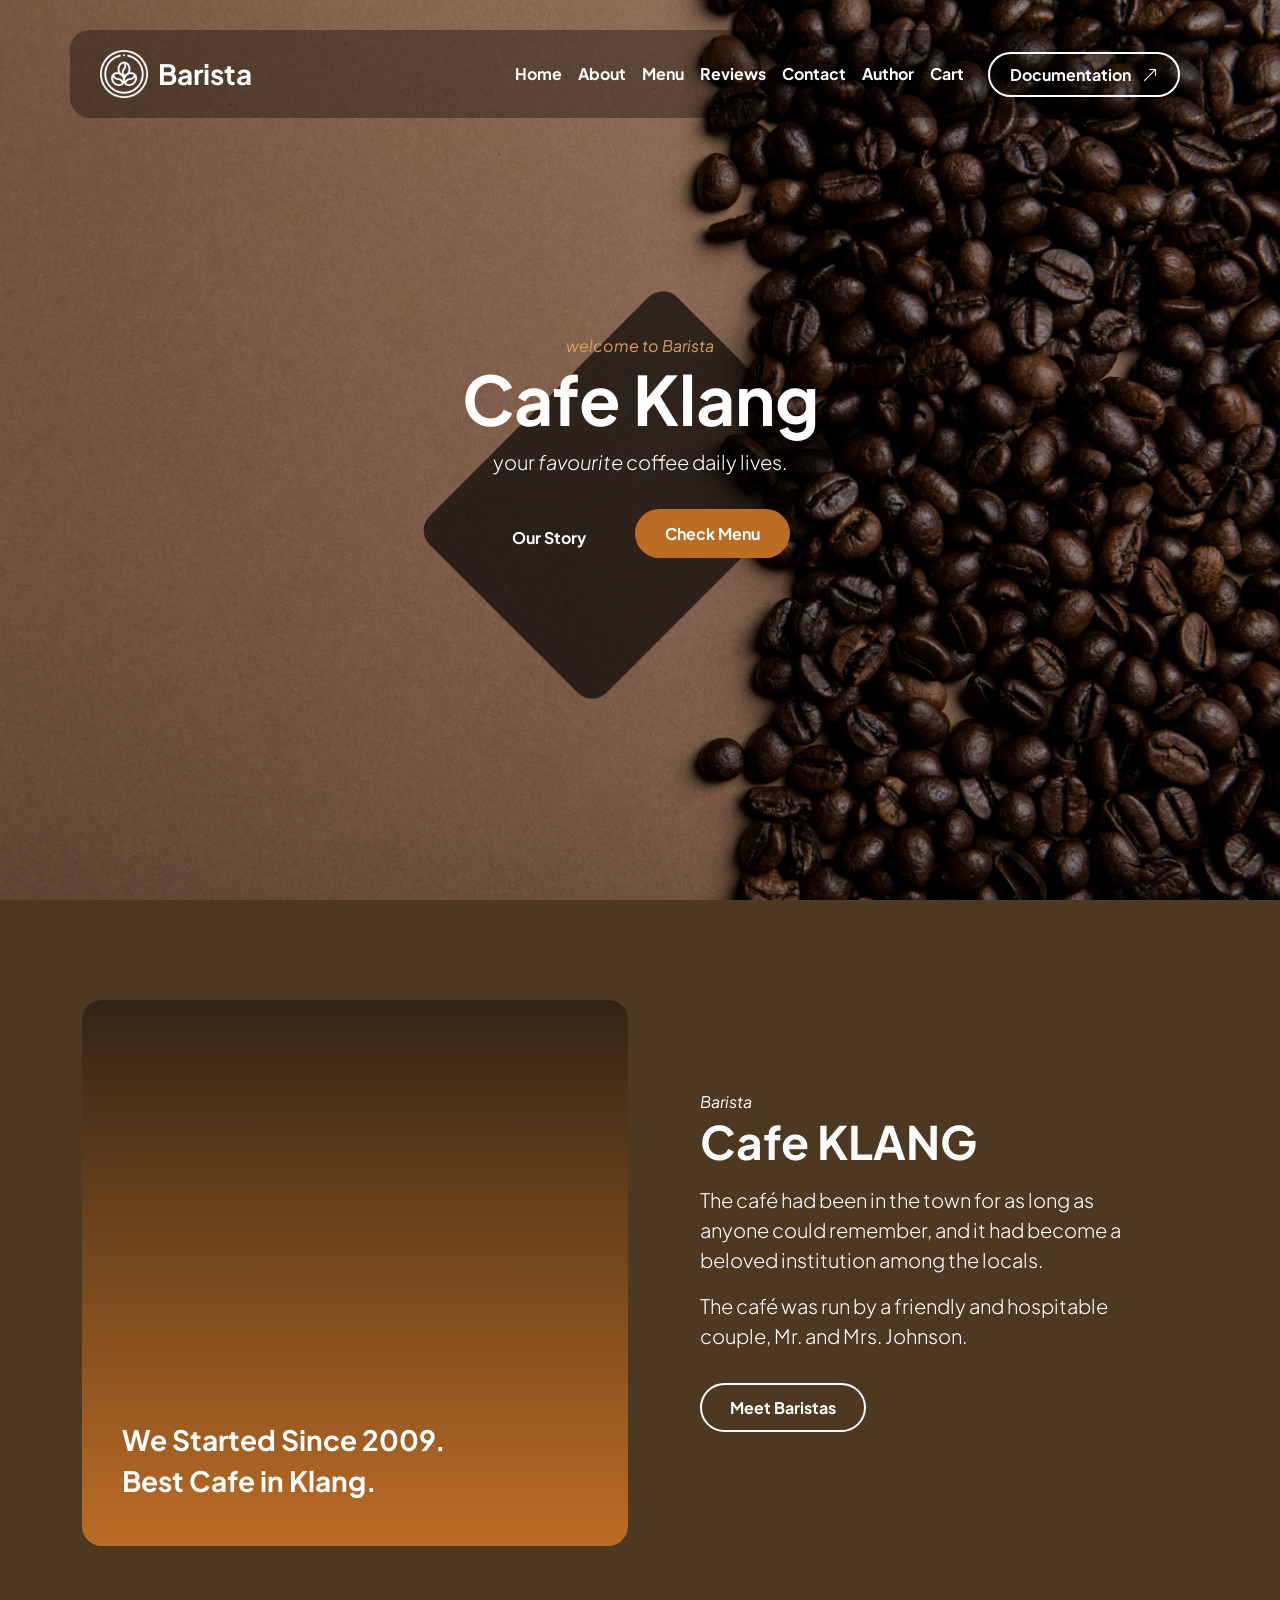
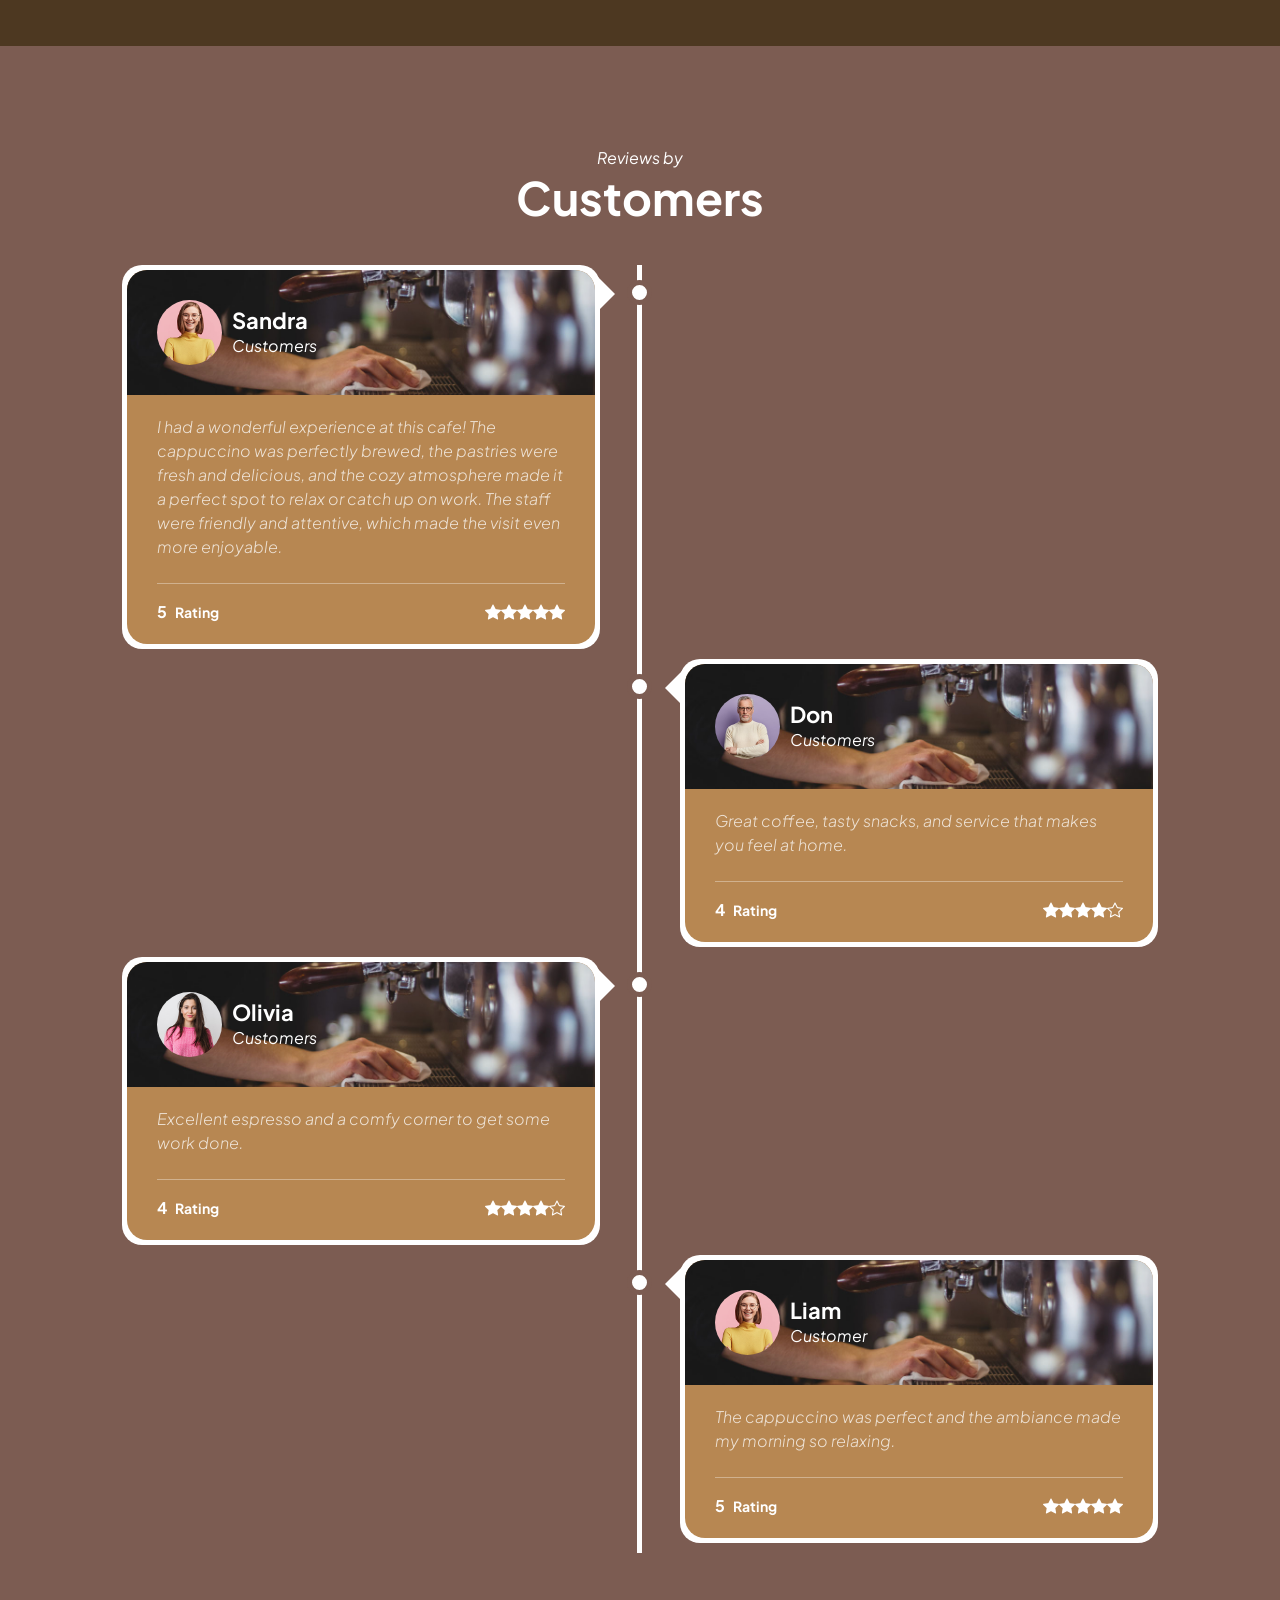
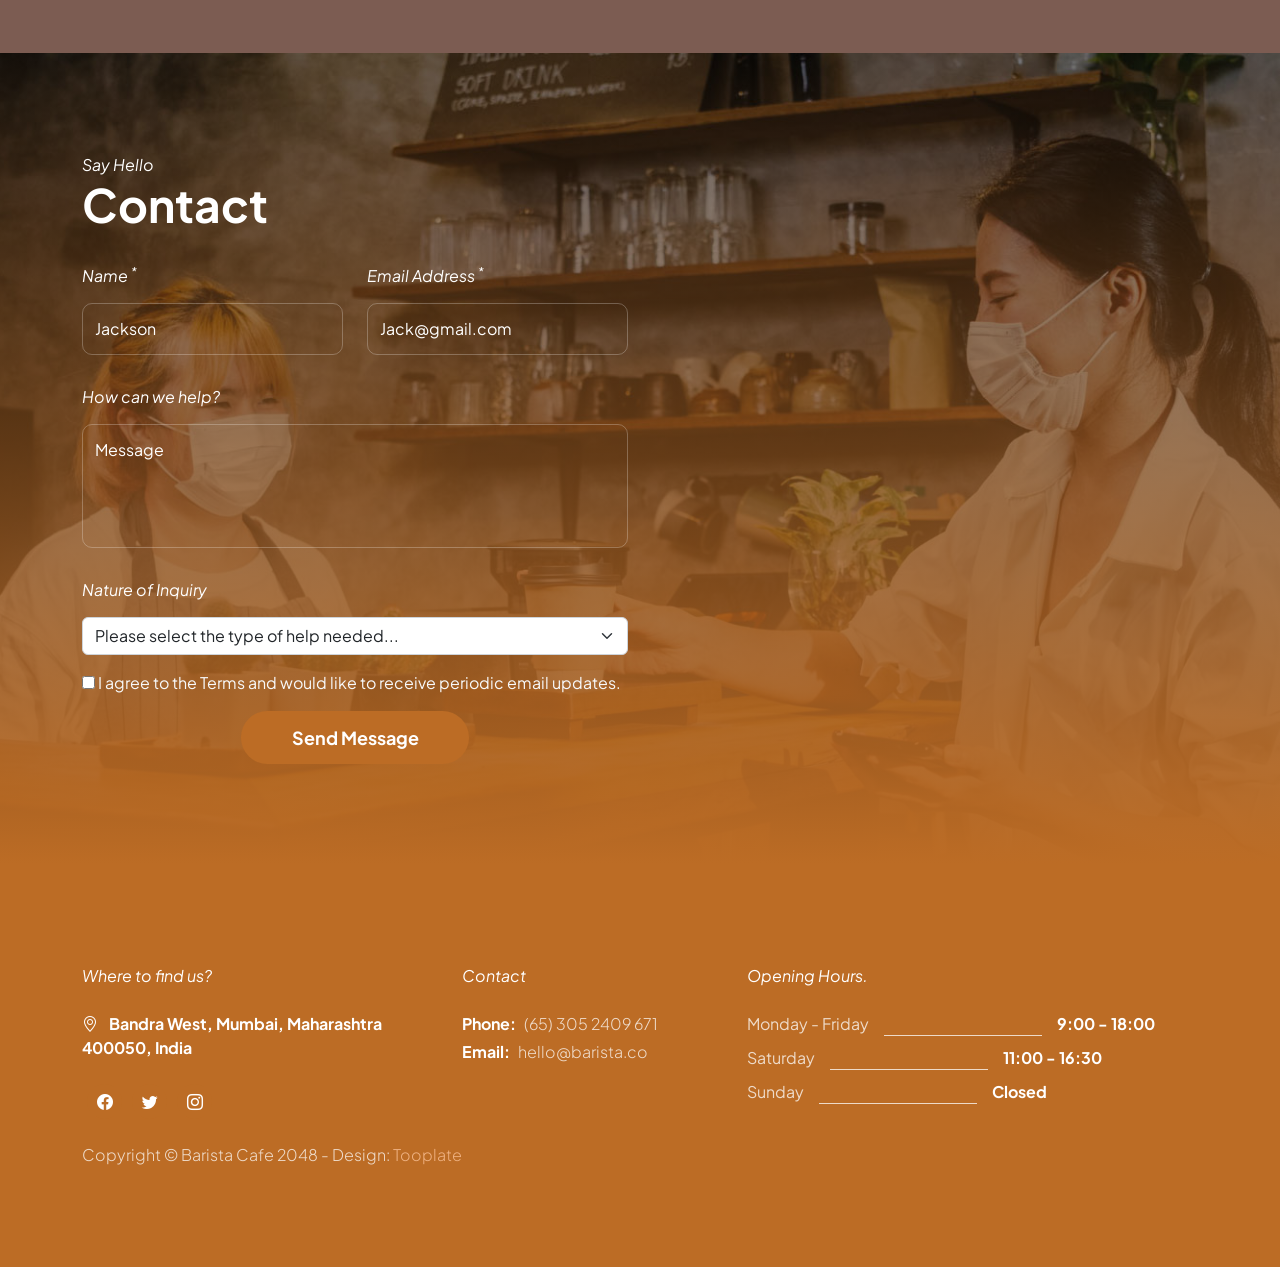
<file: index.html>
<!doctype html>
<html lang="en">
    <head>
        <meta charset="utf-8">
        <meta name="viewport" content="width=device-width, initial-scale=1">

        <meta name="description" content="">
        <meta name="author" content="">

        <title>Barista Cafe HTML CSS Template</title>

        <!-- CSS FILES -->                
        <link rel="preconnect" href="https://fonts.googleapis.com">
        
        <link rel="preconnect" href="https://fonts.gstatic.com" crossorigin>

        <link href="https://fonts.googleapis.com/css2?family=Plus+Jakarta+Sans:ital,wght@0,200;0,400;0,600;0,700;1,200;1,700&display=swap" rel="stylesheet">
            
        <link href="css/bootstrap.min.css" rel="stylesheet">

        <link href="css/bootstrap-icons.css" rel="stylesheet">

        <link href="css/tooplate-barista.css" rel="stylesheet">
        
<!--

Tooplate 2137 Barista Cafe

https://www.tooplate.com/view/2137-barista-cafe

Bootstrap 5 HTML CSS Template

-->
    </head>
    
    <body data-page="home">
                
            <main>
                <nav class="navbar navbar-expand-xl">                
                    <div class="container">
                        <a class="navbar-brand d-flex align-items-center" href="index.html">
                            <img src="images/coffee-beans.png" class="navbar-brand-image img-fluid" alt="Barista Cafe Template">
                            Barista
                        </a>
        
                        <button class="navbar-toggler" type="button" data-bs-toggle="collapse" data-bs-target="#navbarNav" aria-controls="navbarNav" aria-expanded="false" aria-label="Toggle navigation">
                            <span class="navbar-toggler-icon"></span>
                        </button>
        
                        <div class="collapse navbar-collapse" id="navbarNav">
                            <ul class="navbar-nav ms-lg-auto linkList">
                                
                            </ul>
                            <div class="ms-lg-3">
                                <a class="btn custom-btn custom-border-btn" href="documentation.pdf">
                                    Documentation
                                    <i class="bi-arrow-up-right ms-2"></i>
                                </a>
                            </div>
                        </div>
                    </div>
                </nav>


                <section class="hero-section d-flex justify-content-center align-items-center" id="section_1">

                    <div class="container">
                        <div class="row align-items-center">

                            <div class="col-lg-6 col-12 mx-auto">
                                <em class="small-text">welcome to Barista</em>
                                
                                <h1>Cafe Klang</h1>

                                <p class="text-white mb-4 pb-lg-2">
                                    your <em>favourite</em> coffee daily lives.
                                </p>

                                <a class="btn custom-btn custom-border-btn smoothscroll me-3" href="#section_2">
                                    Our Story
                                </a>

                                <a class="btn custom-btn smoothscroll me-2 mb-2" href="menu.html"><strong>Check Menu</strong></a>
                            </div>
                        </div>
                    </div>
                </section>


                <section class="about-section section-padding" id="section_2">
                    <div class="section-overlay"></div>
                    <div class="container">
                        <div class="row align-items-center">

                            <div class="col-lg-6 col-12">
                                <div class="ratio ratio-1x1">
                                    <video autoplay="" loop="" muted="" class="custom-video" poster="">
                                        <source src="videos/pexels-mike-jones-9046237.mp4" type="video/mp4">

                                        Your browser does not support the video tag.
                                    </video>

                                    <div class="about-video-info d-flex flex-column">
                                        <h4 class="mt-auto">We Started Since 2009.</h4>

                                        <h4>Best Cafe in Klang.</h4>
                                    </div>
                                </div>
                            </div>

                            <div class="col-lg-5 col-12 mt-4 mt-lg-0 mx-auto">
                                <em class="text-white">Barista</em>

                                <h2 class="text-white mb-3">Cafe KLANG</h2>

                                <p class="text-white">The café had been in the town for as long as anyone could remember, and it had become a beloved institution among the locals.</p>

                                <p class="text-white">The café was run by a friendly and hospitable couple, Mr. and Mrs. Johnson.</p>

                                <a href="staff.html" class="smoothscroll btn custom-btn custom-border-btn mt-3 mb-4">Meet Baristas</a>
                            </div>

                        </div>
                    </div>
                </section>

                <section class="reviews-section section-padding section-bg" id="section_4">
                    <div class="container">
                        <div class="row justify-content-center">

                            <div class="col-lg-12 col-12 text-center mb-4 pb-lg-2">
                                <em class="text-white">Reviews by</em>

                                <h2 class="text-white">Customers</h2>
                            </div>
                            <div class="timeline"> 
                            </div>
                        </div>
                    </div>
                </section>


                <section class="contact-section section-padding" id="section_5">
                    <div class="container">
                        <div class="row">   

                            <div class="col-lg-12 col-12">
                                <em class="text-white">Say Hello</em>
                                <h2 class="text-white mb-4 pb-lg-2">Contact</h2>
                            </div>

                            <div class="col-lg-6 col-12">
                                <form action="#" method="post" class="custom-form contact-form forma" role="form">

                                <div class="row">
                                    
                                    <div class="col-lg-6 col-12">
                                        <label for="name" class="form-label">Name <sup class="text-white">*</sup></label>

                                        <input type="text" name="name" id="name" class="form-control" placeholder="Jackson">
                                    </div>

                                    <div class="col-lg-6 col-12">
                                        <label for="email" class="form-label">Email Address <sup class="text-white">*</sup></label>

                                        <input type="email" name="email" id="email" class="form-control" placeholder="Jack@gmail.com">
                                    </div>

                                    <div class="col-12">
                                        <label for="message" class="form-label">How can we help?</label>

                                        <textarea name="message" rows="4" class="form-control" id="message" placeholder="Message"></textarea>
                                        
                                    </div>
                                    <div class="mb-3" id="contactDDL">
                                    </div>
                                    <div>
                                        <input type="checkbox" id="updates" name="updates" value="updates"/>
                                        <label for="updates" class="text-light">I agree to the Terms and would like to receive periodic email updates.</label>
                                    </div>
                                </div>
                                <div class="errors bg-dark rounded p-3 d-none"></div>
                                <div class="col-lg-5 col-12 mx-auto mt-3">
                                    <button type="submit" class="form-control formBtn">Send Message</button>
                                </div>
                            </form>
                            </div>

                            <div class="col-lg-6 col-12 mx-auto mt-5 mt-lg-0 ps-lg-5">
                                <iframe class="google-map" src="https://www.google.com/maps/embed?pb=!1m18!1m12!1m3!1d5039.668141741662!2d72.81814769288509!3d19.043340656729775!2m3!1f0!2f0!3f0!3m2!1i1024!2i768!4f13.1!3m3!1m2!1s0x3be7c994f34a7355%3A0x2680d63a6f7e33c2!2sLover%20Point!5e1!3m2!1sen!2sth!4v1692722771770!5m2!1sen!2sth" width="100%" height="300" style="border:0;" allowfullscreen="" loading="lazy" referrerpolicy="no-referrer-when-downgrade"></iframe>  
                            </div>

                        </div>
                    </div>
                </section>


                <footer class="site-footer">
                    <div class="container">
                        <div class="row">
                            <div class="col-lg-4 col-12 me-auto">
                                <em class="text-white d-block mb-4">Where to find us?</em>

                                <strong class="text-white">
                                    <i class="bi-geo-alt me-2"></i>
                                    Bandra West, Mumbai, Maharashtra 400050, India
                                </strong>

                                <ul class="social-icon mt-4 fooLinks">
                                </ul>
                            </div>

                            <div class="col-lg-3 col-12 mt-4 mb-3 mt-lg-0 mb-lg-0">
                                <em class="text-white d-block mb-4">Contact</em>

                                <p class="d-flex mb-1">
                                    <strong class="me-2">Phone:</strong>
                                    <a href="tel: 305-240-9671" class="site-footer-link">
                                        (65) 
                                        305 2409 671
                                    </a>
                                </p>

                                <p class="d-flex">
                                    <strong class="me-2">Email:</strong>

                                    <a href="mailto:info@yourgmail.com" class="site-footer-link">
                                        hello@barista.co
                                    </a>
                                </p>
                            </div>


                            <div class="col-lg-5 col-12">
                                <em class="text-white d-block mb-4">Opening Hours.</em>

                                <ul class="opening-hours-list">
                                    <li class="d-flex">
                                        Monday - Friday
                                        <span class="underline"></span>

                                        <strong>9:00 - 18:00</strong>
                                    </li>

                                    <li class="d-flex">
                                        Saturday
                                        <span class="underline"></span>

                                        <strong>11:00 - 16:30</strong>
                                    </li>

                                    <li class="d-flex">
                                        Sunday
                                        <span class="underline"></span>

                                        <strong>Closed</strong>
                                    </li>
                                </ul>
                            </div>

                            <div class="col-lg-8 col-12 mt-4">
                                <p class="copyright-text mb-0">Copyright © Barista Cafe 2048 
                                    - Design: <a rel="sponsored" href="https://www.tooplate.com" target="_blank">Tooplate</a></p>
                            </div>
                    </div>
                </footer>
            </main>

        <!-- JAVASCRIPT FILES -->
        <script src="https://cdnjs.cloudflare.com/ajax/libs/jquery/3.7.1/jquery.min.js" integrity="sha512-v2CJ7UaYy4JwqLDIrZUI/4hqeoQieOmAZNXBeQyjo21dadnwR+8ZaIJVT8EE2iyI61OV8e6M8PP2/4hpQINQ/g==" crossorigin="anonymous" referrerpolicy="no-referrer"></script>
        <script src="https://cdnjs.cloudflare.com/ajax/libs/bootstrap/5.2.2/js/bootstrap.min.js" integrity="sha512-5BqtYqlWfJemW5+v+TZUs22uigI8tXeVah5S/1Z6qBLVO7gakAOtkOzUtgq6dsIo5c0NJdmGPs0H9I+2OHUHVQ==" crossorigin="anonymous" referrerpolicy="no-referrer"></script>
        <script src="js/main.js"></script>
        <script src="js/jquery.sticky.js"></script>

    </body>
</html>
</file>
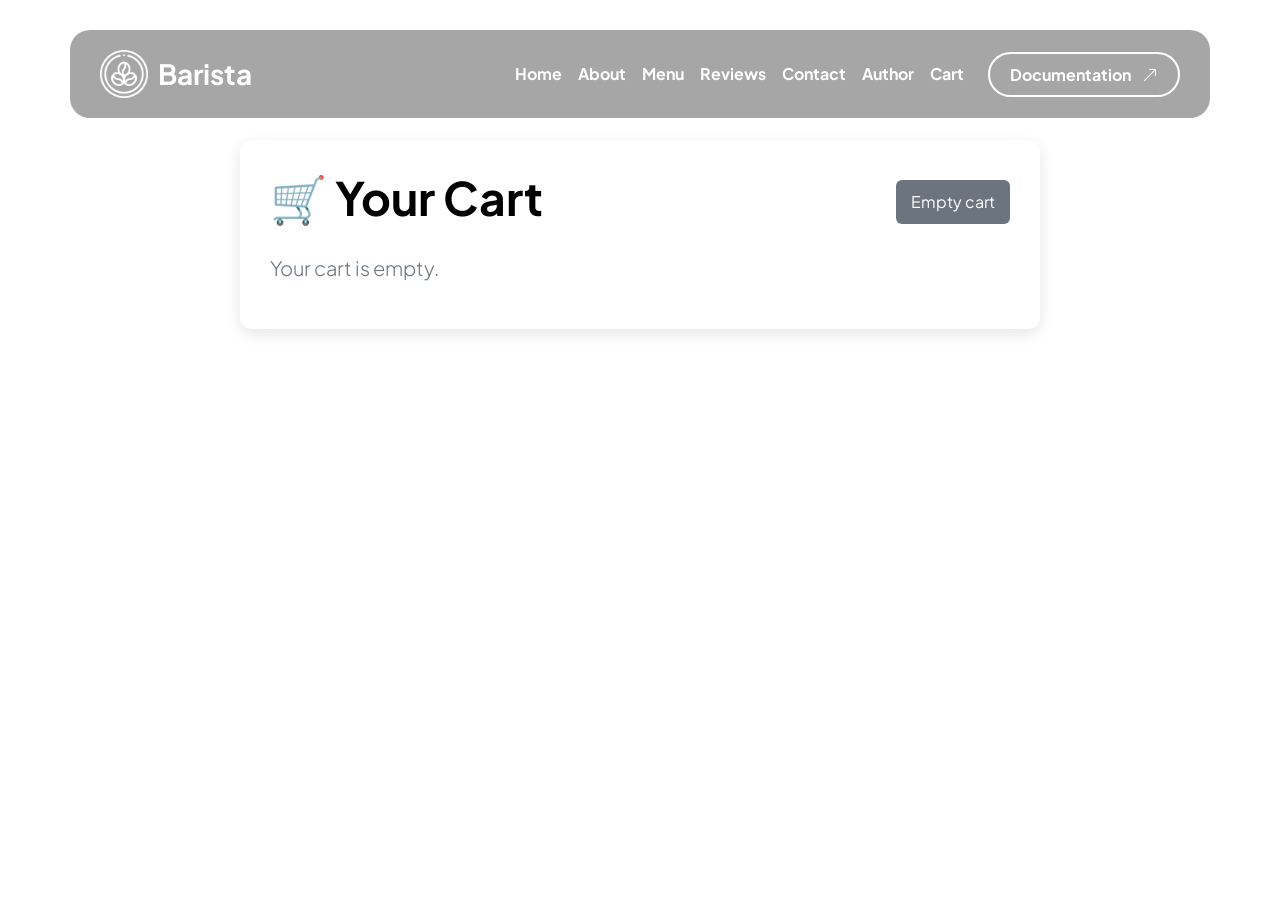
<file: cart.html>
<!DOCTYPE HTML>
<html lang="en">
    <head>
        <meta charset="utf-8">
        <style>
        body { font-family: 'Segoe UI', Tahoma, Geneva, Verdana, sans-serif; background-color: #f4f4f4; padding: 40px; }
        .cart-container { max-width: 800px; margin: auto; background: white; padding: 30px; border-radius: 12px; box-shadow: 0 5px 15px rgba(0,0,0,0.1); }
        
        table { width: 100%; border-collapse: collapse; margin-top: 20px; }
        th { text-align: left; border-bottom: 2px solid #eee; padding: 10px; color: #666; }
        td { padding: 15px 10px; border-bottom: 1px solid #eee; }

        .remove-item { color: #ff4d4d; cursor: pointer; font-weight: bold; border: none; background: none; font-size: 1.1em; }
        .remove-item:hover { color: #cc0000; }

        .cart-footer { margin-top: 30px; display: flex; justify-content: space-between; align-items: center; }
        
        .clear-cart-btn { background-color: #6c757d; color: white; border: none; padding: 10px 15px; border-radius: 6px; cursor: pointer; }
        .clear-cart-btn:hover { background-color: #5a6268; }

        .total-price { font-size: 1.4em; font-weight: bold; color: #333; }
        .checkout-btn { background-color: #007bff; color: white; border: none; padding: 12px 25px; border-radius: 6px; cursor: pointer; font-weight: bold; }
        .checkout-btn:hover { background-color: #0056b3; }
    </style>
        <meta name="viewport" content="width=device-width, initial-scale=1">

        <meta name="description" content="">
        <meta name="author" content="">

        <title>Barista Cafe HTML CSS Template</title>

        <!-- CSS FILES -->                
        <link rel="preconnect" href="https://fonts.googleapis.com">
        
        <link rel="preconnect" href="https://fonts.gstatic.com" crossorigin>

        <link href="https://fonts.googleapis.com/css2?family=Plus+Jakarta+Sans:ital,wght@0,200;0,400;0,600;0,700;1,200;1,700&display=swap" rel="stylesheet">
            
        <link href="css/bootstrap.min.css" rel="stylesheet">

        <link href="css/bootstrap-icons.css" rel="stylesheet">

        <link href="css/tooplate-barista.css" rel="stylesheet">
        
<!--

Tooplate 2137 Barista Cafe

https://www.tooplate.com/view/2137-barista-cafe

Bootstrap 5 HTML CSS Template

-->
    </head>
<body data-page="cart">
                <nav class="navbar navbar-expand-xl">                
                    <div class="container">
                        <a class="navbar-brand d-flex align-items-center" href="index.html">
                            <img src="images/coffee-beans.png" class="navbar-brand-image img-fluid" alt="Barista Cafe Template">
                            Barista
                        </a>
        
                        <button class="navbar-toggler" type="button" data-bs-toggle="collapse" data-bs-target="#navbarNav" aria-controls="navbarNav" aria-expanded="false" aria-label="Toggle navigation">
                            <span class="navbar-toggler-icon"></span>
                        </button>
        
                        <div class="collapse navbar-collapse" id="navbarNav">
                            <ul class="navbar-nav ms-lg-auto linkList">
                            </ul>
                            <div class="ms-lg-3">
                                <a class="btn custom-btn custom-border-btn" href="documentation.pdf">
                                    Documentation
                                    <i class="bi-arrow-up-right ms-2"></i>
                                </a>
                            </div>
                        </div>
                    </div>
                </nav>
<div class="cart-container" style="margin-top:100px;">
    <div style="display: flex; justify-content: space-between; align-items: center;">
        <h2>🛒 Your Cart</h2>
        <button class="clear-cart-btn" onclick="clearCart()">Empty cart</button>
    </div>
    
    <table id="tt">
    </table>
</div>
 <script src="https://cdnjs.cloudflare.com/ajax/libs/jquery/3.7.1/jquery.min.js" integrity="sha512-v2CJ7UaYy4JwqLDIrZUI/4hqeoQieOmAZNXBeQyjo21dadnwR+8ZaIJVT8EE2iyI61OV8e6M8PP2/4hpQINQ/g==" crossorigin="anonymous" referrerpolicy="no-referrer"></script>
        <script src="https://cdnjs.cloudflare.com/ajax/libs/bootstrap/5.2.2/js/bootstrap.min.js" integrity="sha512-5BqtYqlWfJemW5+v+TZUs22uigI8tXeVah5S/1Z6qBLVO7gakAOtkOzUtgq6dsIo5c0NJdmGPs0H9I+2OHUHVQ==" crossorigin="anonymous" referrerpolicy="no-referrer"></script>
        <script src="js/main.js"></script>
        <script src="js/jquery.sticky.js"></script>
</body>
</html>
</file>
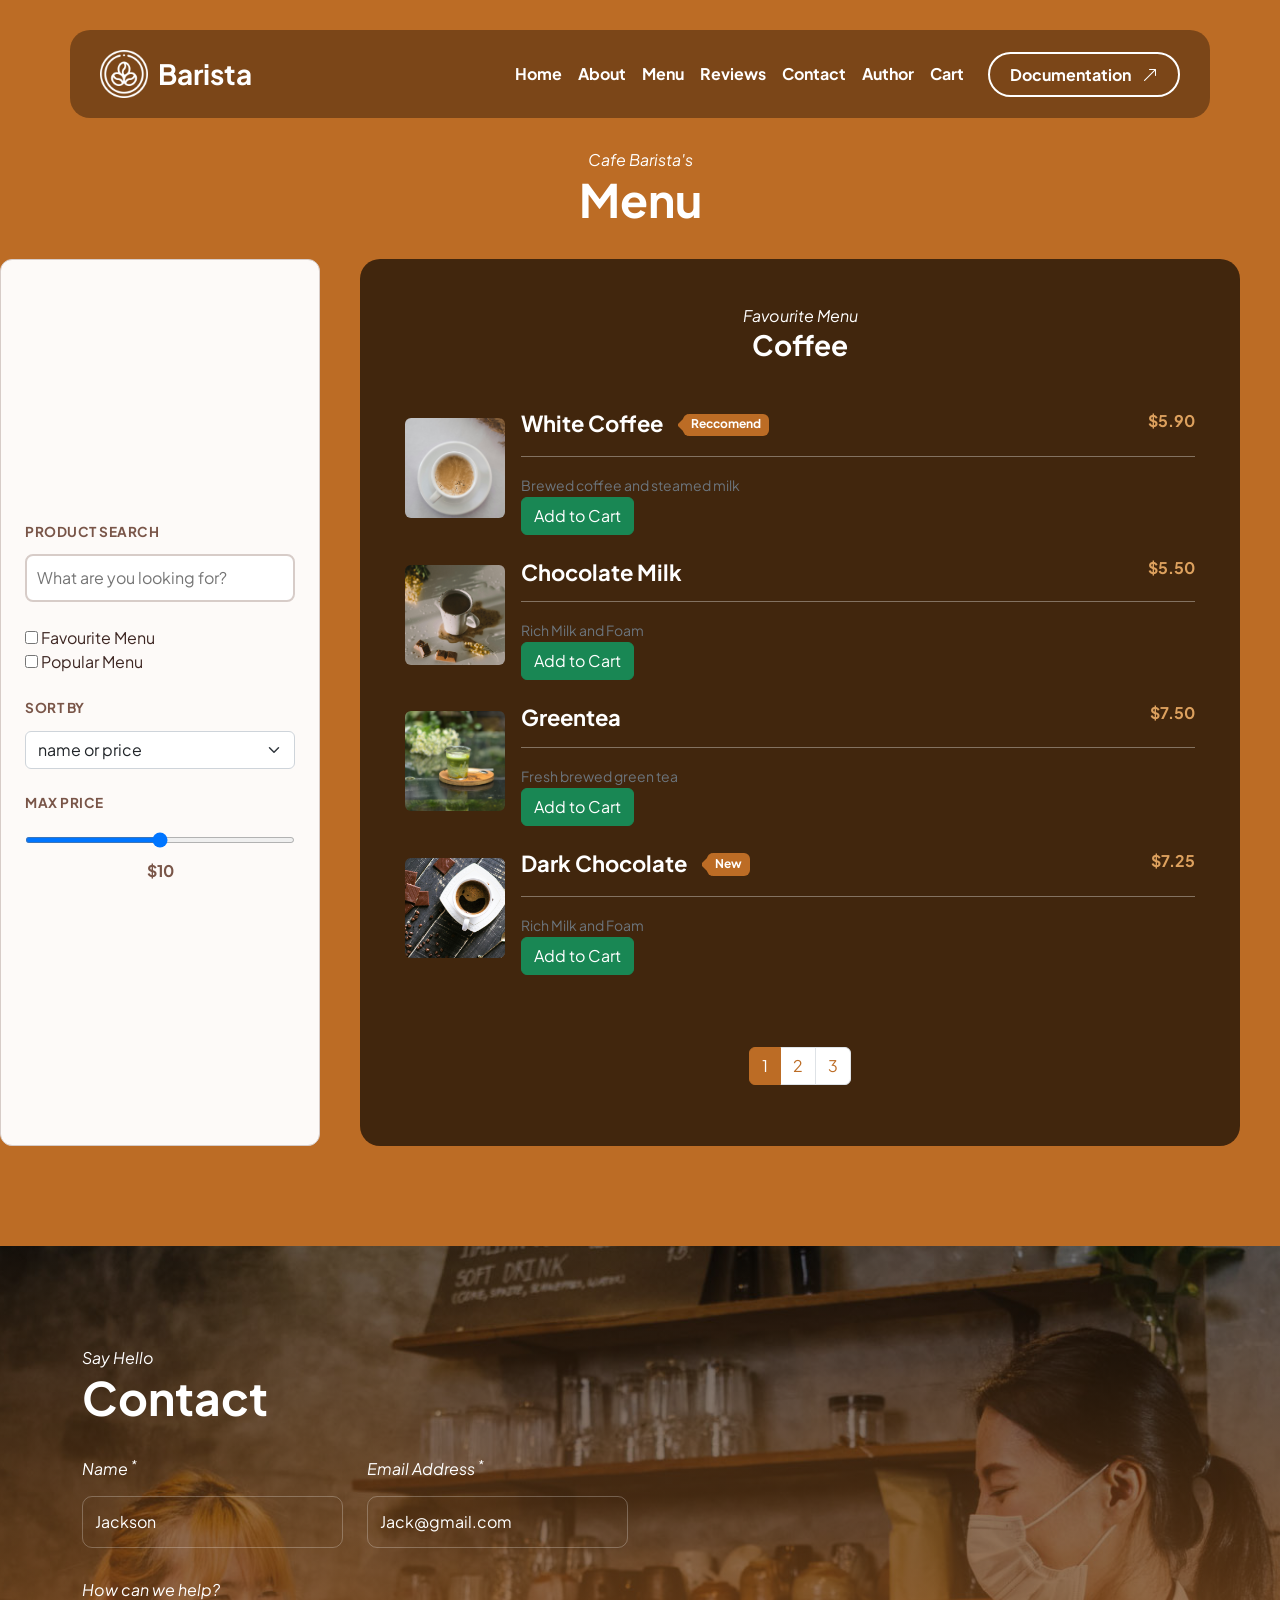
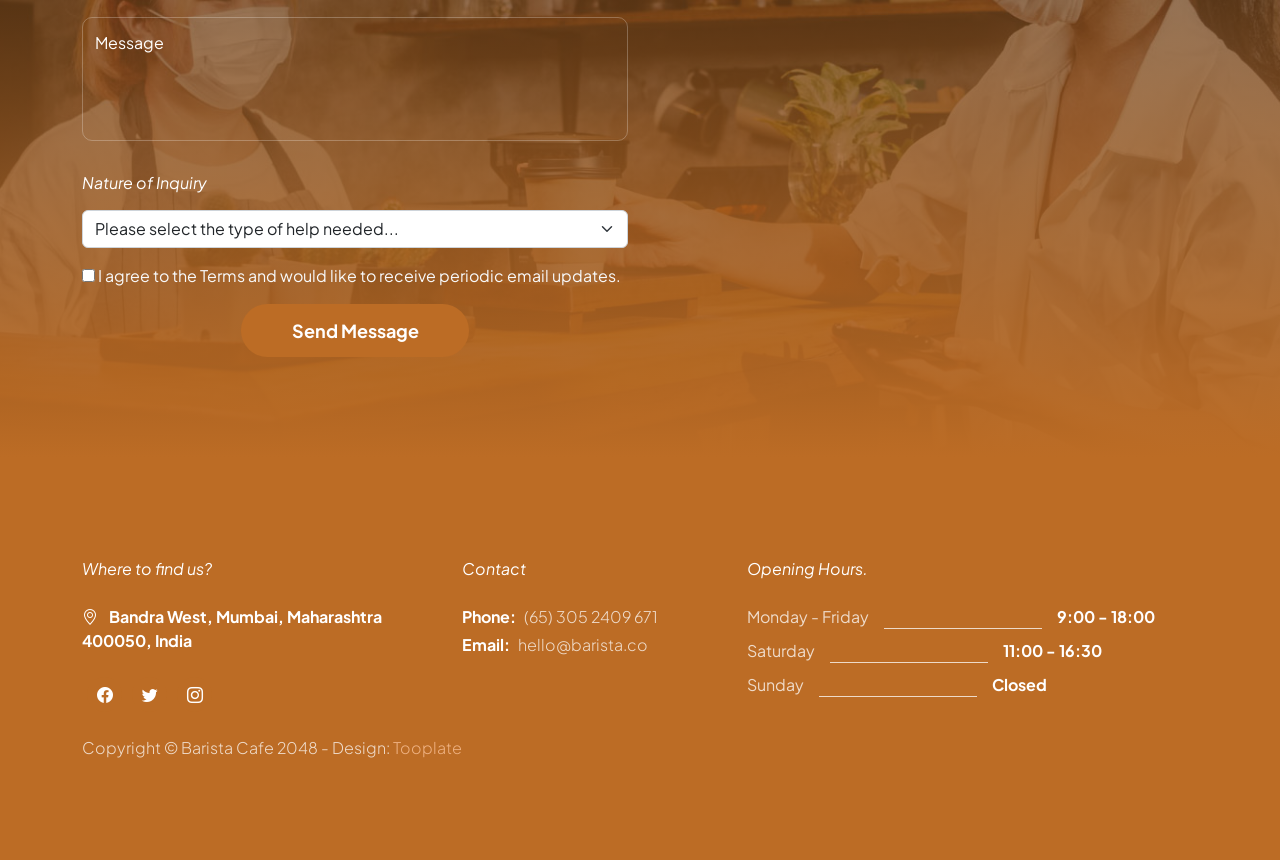
<file: menu.html>
<!doctype html>
<html lang="en">
    <head>
        <meta charset="utf-8">
        <meta name="viewport" content="width=device-width, initial-scale=1">

        <meta name="description" content="">
        <meta name="author" content="">

        <title>Barista Cafe HTML CSS Template</title>

        <!-- CSS FILES -->                
        <link rel="preconnect" href="https://fonts.googleapis.com">
        
        <link rel="preconnect" href="https://fonts.gstatic.com" crossorigin>

        <link href="https://fonts.googleapis.com/css2?family=Plus+Jakarta+Sans:ital,wght@0,200;0,400;0,600;0,700;1,200;1,700&display=swap" rel="stylesheet">
            
        <link href="css/bootstrap.min.css" rel="stylesheet">

        <link href="css/bootstrap-icons.css" rel="stylesheet">

        <link href="css/tooplate-barista.css" rel="stylesheet">
        
<!--

Tooplate 2137 Barista Cafe

https://www.tooplate.com/view/2137-barista-cafe

Bootstrap 5 HTML CSS Template

-->
    </head>
    
    <body data-page="menu">
                
            <main>
                <nav class="navbar navbar-expand-xl">                
                    <div class="container">
                        <a class="navbar-brand d-flex align-items-center" href="index.html">
                            <img src="images/coffee-beans.png" class="navbar-brand-image img-fluid" alt="Barista Cafe Template">
                            Barista
                        </a>
        
                        <button class="navbar-toggler" type="button" data-bs-toggle="collapse" data-bs-target="#navbarNav" aria-controls="navbarNav" aria-expanded="false" aria-label="Toggle navigation">
                            <span class="navbar-toggler-icon"></span>
                        </button>
        
                        <div class="collapse navbar-collapse" id="navbarNav">
                            <ul class="navbar-nav ms-lg-auto linkList">
                            </ul>
                            <div class="ms-lg-3">
                                <a class="btn custom-btn custom-border-btn" href="documentation.pdf">
                                    Documentation
                                    <i class="bi-arrow-up-right ms-2"></i>
                                </a>
                            </div>
                        </div>
                    </div>
                </nav>
                <section class="section-padding" id="section_3">
                    <div class="pt-5 pb-4 naslov text-center">
                    <em class="text-white">Cafe Barista's</em>

                    <h2 class="text-white">Menu</h2>
                </div>
                    <div class="d-flex justify-content-around flex-column flex-lg-row">
                     <div class="col-12 col-lg-3 d-flex align-items-start mx-auto flex-column justify-content-center filter-sidebar">
    
                        <form action="#" method="post" class="w-100 mb-4">
                            <label class="filter-label" for="search">Product Search</label>
                            <input type="text" id="search" placeholder="What are you looking for?"/>
                        </form>

                        <form action="#" method="post" id="categories" class="w-100 mb-4">
                            <label class="filter-label">Categories</label>
                            <div class="category-grid">
                                <label class="checkbox-item"><input type="checkbox"> Apparel</label>
                                <label class="checkbox-item"><input type="checkbox"> Books</label>
                                <label class="checkbox-item"><input type="checkbox"> Home</label>
                                <label class="checkbox-item"><input type="checkbox"> Tech</label>
                            </div>
                        </form>

                        <form action="#" method="post" id="sort" class="w-100 mb-4">
                            <label class="filter-label">Sort By</label>
                            <select id='sorting' name='sortLi' class="form-select">
                                <option>Featured</option>
                                <option>Price: Low to High</option>
                            </select>
                        </form>

                        <form action="#" method="post" id="price" class="w-100">
                            <label class="filter-label">Max Price</label>
                            <input type="range" min="0" max="20" value="price" id="rnPrice"/>
                            <div class="price-output">$<span id="val"></span></div>
                        </form>
                    </div>
                        <div class="blockMenu col-lg-9 col-12 mx-auto d-flex justify-content-center">
                        </div>
                    </div>
                    
                </section>
                <section class="contact-section section-padding" id="section_5">
                    <div class="container">
                        <div class="row">   

                            <div class="col-lg-12 col-12">
                                <em class="text-white">Say Hello</em>
                                <h2 class="text-white mb-4 pb-lg-2">Contact</h2>
                            </div>

                            <div class="col-lg-6 col-12">
                                <form action="#" method="post" class="custom-form contact-form forma" role="form">

                                <div class="row">
                                    
                                    <div class="col-lg-6 col-12">
                                        <label for="name" class="form-label">Name <sup class="text-white">*</sup></label>

                                        <input type="text" name="name" id="name" class="form-control" placeholder="Jackson">
                                    </div>

                                    <div class="col-lg-6 col-12">
                                        <label for="email" class="form-label">Email Address <sup class="text-white">*</sup></label>

                                        <input type="email" name="email" id="email" class="form-control" placeholder="Jack@gmail.com">
                                    </div>

                                    <div class="col-12">
                                        <label for="message" class="form-label">How can we help?</label>

                                        <textarea name="message" rows="4" class="form-control" id="message" placeholder="Message"></textarea>
                                        
                                    </div>
                                    <div class="mb-3" id="contactDDL">
                                    </div>
                                    <div>
                                        <input type="checkbox" id="updates" name="updates" value="updates"/>
                                        <label for="updates" class="text-light">I agree to the Terms and would like to receive periodic email updates.</label>
                                    </div>
                                </div>
                                <div class="errors bg-dark rounded p-3 d-none"></div>
                                <div class="col-lg-5 col-12 mx-auto mt-3">
                                    <button type="submit" class="form-control formBtn">Send Message</button>
                                </div>
                            </form>
                            </div>

                            <div class="col-lg-6 col-12 mx-auto mt-5 mt-lg-0 ps-lg-5">
                                <iframe class="google-map" src="https://www.google.com/maps/embed?pb=!1m18!1m12!1m3!1d5039.668141741662!2d72.81814769288509!3d19.043340656729775!2m3!1f0!2f0!3f0!3m2!1i1024!2i768!4f13.1!3m3!1m2!1s0x3be7c994f34a7355%3A0x2680d63a6f7e33c2!2sLover%20Point!5e1!3m2!1sen!2sth!4v1692722771770!5m2!1sen!2sth" width="100%" height="300" style="border:0;" allowfullscreen="" loading="lazy" referrerpolicy="no-referrer-when-downgrade"></iframe>  
                            </div>

                        </div>
                    </div>
                </section>


                <footer class="site-footer">
                    <div class="container">
                        <div class="row">

                            <div class="col-lg-4 col-12 me-auto">
                                <em class="text-white d-block mb-4">Where to find us?</em>

                                <strong class="text-white">
                                    <i class="bi-geo-alt me-2"></i>
                                    Bandra West, Mumbai, Maharashtra 400050, India
                                </strong>

                                <ul class="social-icon mt-4 fooLinks">
                                </ul>
                            </div>

                            <div class="col-lg-3 col-12 mt-4 mb-3 mt-lg-0 mb-lg-0">
                                <em class="text-white d-block mb-4">Contact</em>

                                <p class="d-flex mb-1">
                                    <strong class="me-2">Phone:</strong>
                                    <a href="tel: 305-240-9671" class="site-footer-link">
                                        (65) 
                                        305 2409 671
                                    </a>
                                </p>

                                <p class="d-flex">
                                    <strong class="me-2">Email:</strong>

                                    <a href="mailto:info@yourgmail.com" class="site-footer-link">
                                        hello@barista.co
                                    </a>
                                </p>
                            </div>


                            <div class="col-lg-5 col-12">
                                <em class="text-white d-block mb-4">Opening Hours.</em>

                                <ul class="opening-hours-list">
                                    <li class="d-flex">
                                        Monday - Friday
                                        <span class="underline"></span>

                                        <strong>9:00 - 18:00</strong>
                                    </li>

                                    <li class="d-flex">
                                        Saturday
                                        <span class="underline"></span>

                                        <strong>11:00 - 16:30</strong>
                                    </li>

                                    <li class="d-flex">
                                        Sunday
                                        <span class="underline"></span>

                                        <strong>Closed</strong>
                                    </li>
                                </ul>
                            </div>

                            <div class="col-lg-8 col-12 mt-4">
                                <p class="copyright-text mb-0">Copyright © Barista Cafe 2048 
                                    - Design: <a rel="sponsored" href="https://www.tooplate.com" target="_blank">Tooplate</a></p>
                            </div>
                    </div>
                </footer>
            </main>

        <!-- JAVASCRIPT FILES -->
        <script src="https://cdnjs.cloudflare.com/ajax/libs/jquery/3.7.1/jquery.min.js" integrity="sha512-v2CJ7UaYy4JwqLDIrZUI/4hqeoQieOmAZNXBeQyjo21dadnwR+8ZaIJVT8EE2iyI61OV8e6M8PP2/4hpQINQ/g==" crossorigin="anonymous" referrerpolicy="no-referrer"></script>
        <script src="https://cdnjs.cloudflare.com/ajax/libs/bootstrap/5.2.2/js/bootstrap.min.js" integrity="sha512-5BqtYqlWfJemW5+v+TZUs22uigI8tXeVah5S/1Z6qBLVO7gakAOtkOzUtgq6dsIo5c0NJdmGPs0H9I+2OHUHVQ==" crossorigin="anonymous" referrerpolicy="no-referrer"></script>
        <script src="js/main.js"></script>
        <script src="js/jquery.sticky.js"></script>

    </body>
</html>
</file>
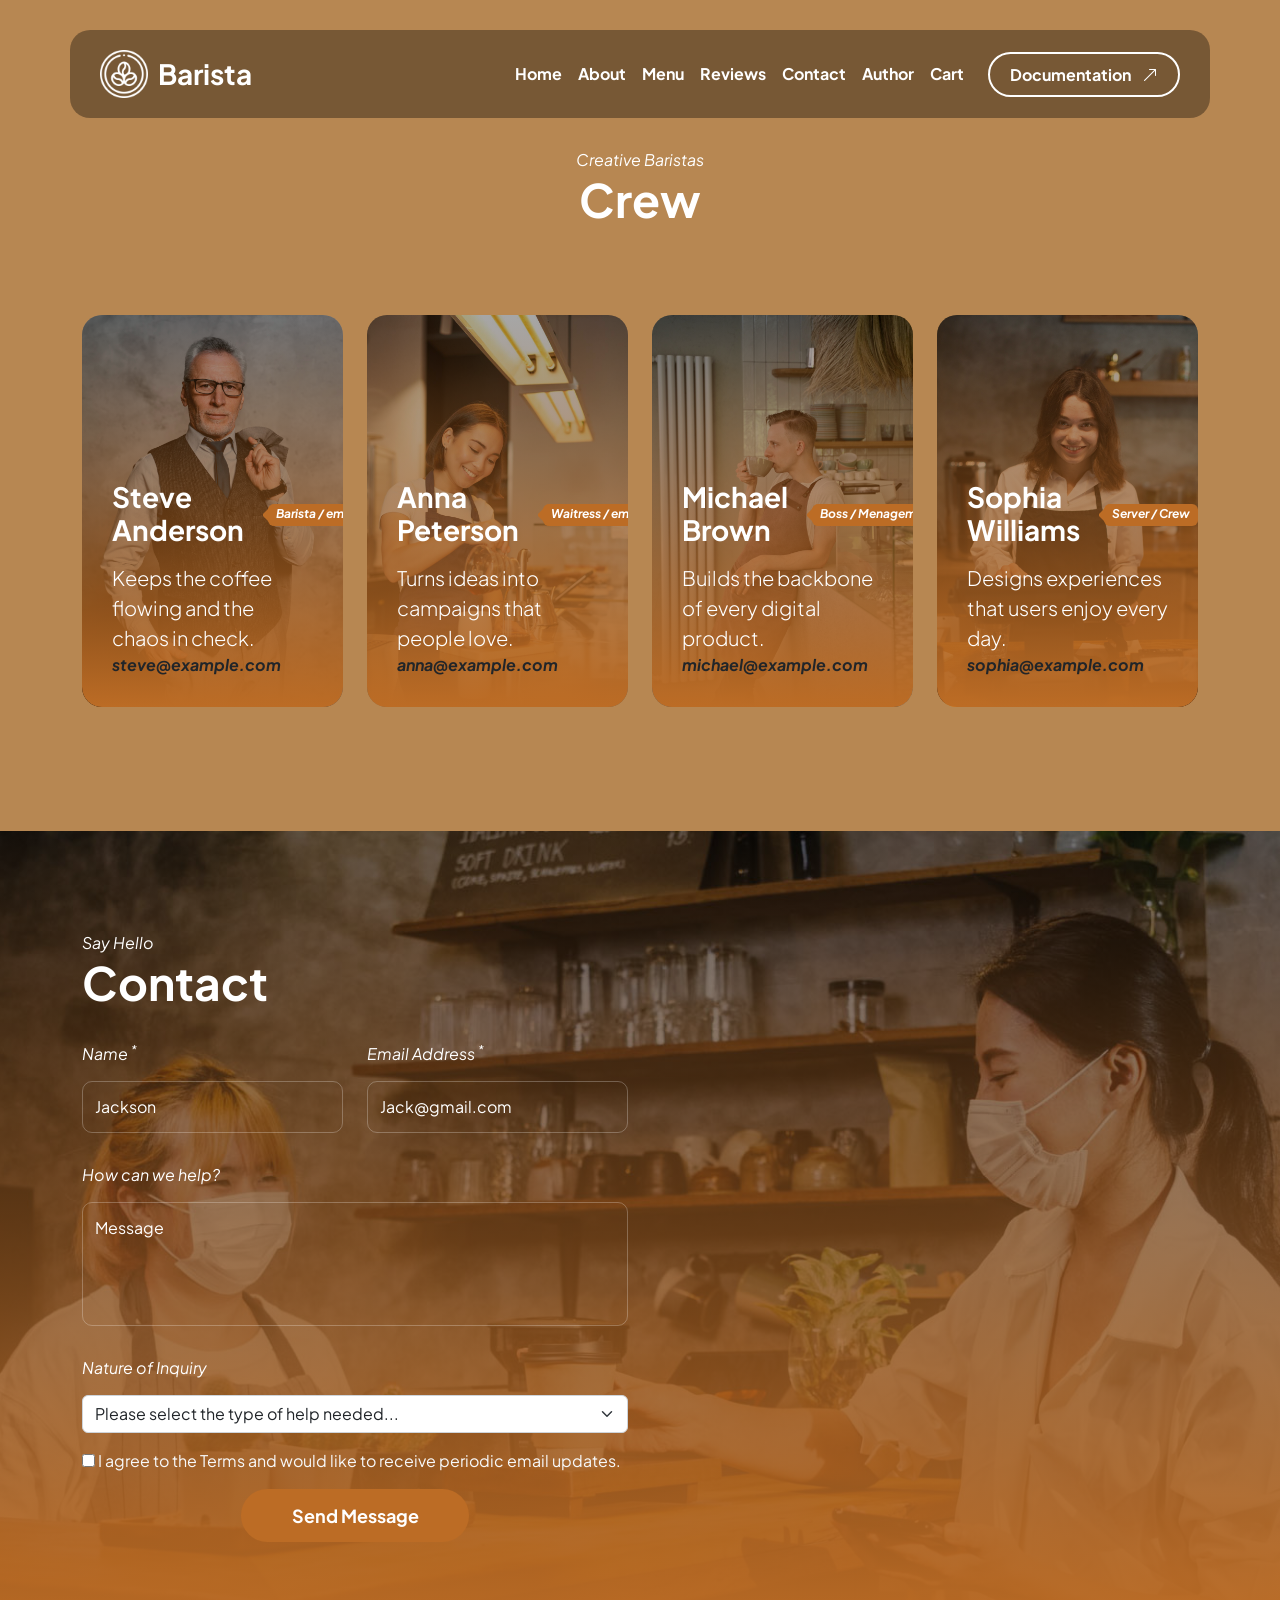
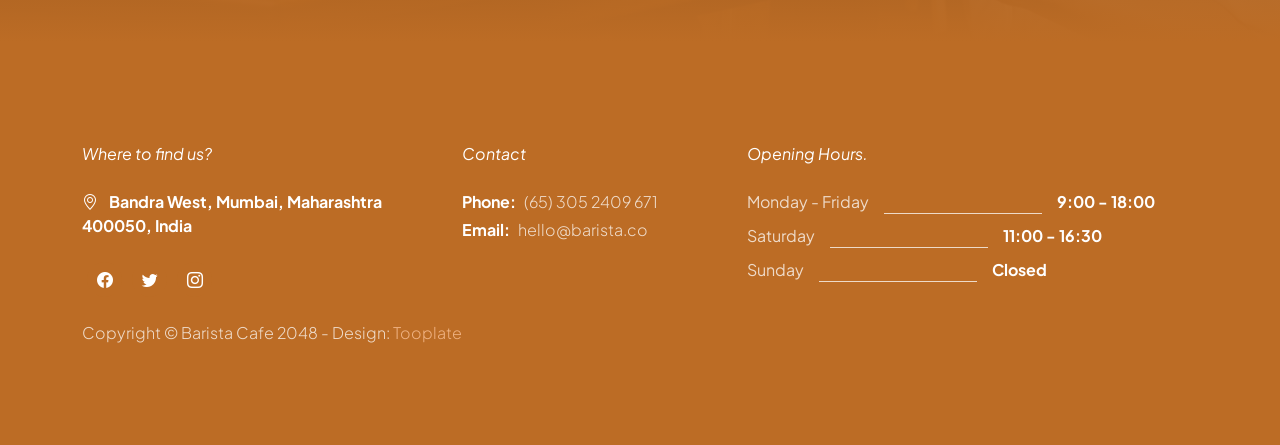
<file: staff.html>
<!doctype html>
<html lang="en">
    <head>
        <meta charset="utf-8">
        <meta name="viewport" content="width=device-width, initial-scale=1">

        <meta name="description" content="">
        <meta name="author" content="">

        <title>Barista Cafe HTML CSS Template</title>

        <!-- CSS FILES -->                
        <link rel="preconnect" href="https://fonts.googleapis.com">
        
        <link rel="preconnect" href="https://fonts.gstatic.com" crossorigin>

        <link href="https://fonts.googleapis.com/css2?family=Plus+Jakarta+Sans:ital,wght@0,200;0,400;0,600;0,700;1,200;1,700&display=swap" rel="stylesheet">
            
        <link href="css/bootstrap.min.css" rel="stylesheet">

        <link href="css/bootstrap-icons.css" rel="stylesheet">

        <link href="css/tooplate-barista.css" rel="stylesheet">
        
<!--

Tooplate 2137 Barista Cafe

https://www.tooplate.com/view/2137-barista-cafe

Bootstrap 5 HTML CSS Template

-->
    </head>
    
    <body data-page="staff">
                
            <main>
                <nav class="navbar navbar-expand-xl">                
                    <div class="container">
                        <a class="navbar-brand d-flex align-items-center" href="index.html">
                            <img src="images/coffee-beans.png" class="navbar-brand-image img-fluid" alt="Barista Cafe Template">
                            Barista
                        </a>
        
                        <button class="navbar-toggler" type="button" data-bs-toggle="collapse" data-bs-target="#navbarNav" aria-controls="navbarNav" aria-expanded="false" aria-label="Toggle navigation">
                            <span class="navbar-toggler-icon"></span>
                        </button>
        
                        <div class="collapse navbar-collapse" id="navbarNav">
                            <ul class="navbar-nav ms-lg-auto linkList">
                            </ul>
                            <div class="ms-lg-3">
                                <a class="btn custom-btn custom-border-btn" href="documentation.pdf">
                                    Documentation
                                    <i class="bi-arrow-up-right ms-2"></i>
                                </a>
                            </div>
                        </div>
                    </div>
                </nav>
                <section class="barista-section section-padding section-bg" id="barista-team">
                    <div class="container">
                        <div class="col-lg-12 col-12 text-center mb-4 pb-lg-2 pt-5">
                                <em class="text-white">Creative Baristas</em>

                                <h2 class="text-white">Crew</h2>
                            </div>
                        <div class="row justify-content-center pt-5 blockStaff">
                        </div>
                    </div>
                </section>

                <section class="contact-section section-padding" id="section_5">
                    <div class="container">
                        <div class="row">   

                            <div class="col-lg-12 col-12">
                                <em class="text-white">Say Hello</em>
                                <h2 class="text-white mb-4 pb-lg-2">Contact</h2>
                            </div>

                            <div class="col-lg-6 col-12">
                                <form action="#" method="post" class="custom-form contact-form forma" role="form">

                                <div class="row">
                                    
                                    <div class="col-lg-6 col-12">
                                        <label for="name" class="form-label">Name <sup class="text-white">*</sup></label>

                                        <input type="text" name="name" id="name" class="form-control" placeholder="Jackson">
                                    </div>

                                    <div class="col-lg-6 col-12">
                                        <label for="email" class="form-label">Email Address <sup class="text-white">*</sup></label>

                                        <input type="email" name="email" id="email" class="form-control" placeholder="Jack@gmail.com">
                                    </div>

                                    <div class="col-12">
                                        <label for="message" class="form-label">How can we help?</label>

                                        <textarea name="message" rows="4" class="form-control" id="message" placeholder="Message"></textarea>
                                        
                                    </div>
                                    <div class="mb-3" id="contactDDL">
                                    </div>
                                    <div>
                                        <input type="checkbox" id="updates" name="updates" value="updates"/>
                                        <label for="updates" class="text-light">I agree to the Terms and would like to receive periodic email updates.</label>
                                    </div>
                                </div>
                                <div class="errors bg-dark rounded p-3 d-none"></div>
                                <div class="col-lg-5 col-12 mx-auto mt-3">
                                    <button type="submit" class="form-control formBtn">Send Message</button>
                                </div>
                            </form>
                            </div>

                            <div class="col-lg-6 col-12 mx-auto mt-5 mt-lg-0 ps-lg-5">
                                <iframe class="google-map" src="https://www.google.com/maps/embed?pb=!1m18!1m12!1m3!1d5039.668141741662!2d72.81814769288509!3d19.043340656729775!2m3!1f0!2f0!3f0!3m2!1i1024!2i768!4f13.1!3m3!1m2!1s0x3be7c994f34a7355%3A0x2680d63a6f7e33c2!2sLover%20Point!5e1!3m2!1sen!2sth!4v1692722771770!5m2!1sen!2sth" width="100%" height="300" style="border:0;" allowfullscreen="" loading="lazy" referrerpolicy="no-referrer-when-downgrade"></iframe>  
                            </div>

                        </div>
                    </div>
                </section>


                <footer class="site-footer">
                    <div class="container">
                        <div class="row">

                            <div class="col-lg-4 col-12 me-auto">
                                <em class="text-white d-block mb-4">Where to find us?</em>

                                <strong class="text-white">
                                    <i class="bi-geo-alt me-2"></i>
                                    Bandra West, Mumbai, Maharashtra 400050, India
                                </strong>

                                <ul class="social-icon mt-4 fooLinks">
                                </ul>
                            </div>

                            <div class="col-lg-3 col-12 mt-4 mb-3 mt-lg-0 mb-lg-0">
                                <em class="text-white d-block mb-4">Contact</em>

                                <p class="d-flex mb-1">
                                    <strong class="me-2">Phone:</strong>
                                    <a href="tel: 305-240-9671" class="site-footer-link">
                                        (65) 
                                        305 2409 671
                                    </a>
                                </p>

                                <p class="d-flex">
                                    <strong class="me-2">Email:</strong>

                                    <a href="mailto:info@yourgmail.com" class="site-footer-link">
                                        hello@barista.co
                                    </a>
                                </p>
                            </div>


                            <div class="col-lg-5 col-12">
                                <em class="text-white d-block mb-4">Opening Hours.</em>

                                <ul class="opening-hours-list">
                                    <li class="d-flex">
                                        Monday - Friday
                                        <span class="underline"></span>

                                        <strong>9:00 - 18:00</strong>
                                    </li>

                                    <li class="d-flex">
                                        Saturday
                                        <span class="underline"></span>

                                        <strong>11:00 - 16:30</strong>
                                    </li>

                                    <li class="d-flex">
                                        Sunday
                                        <span class="underline"></span>

                                        <strong>Closed</strong>
                                    </li>
                                </ul>
                            </div>

                            <div class="col-lg-8 col-12 mt-4">
                                <p class="copyright-text mb-0">Copyright © Barista Cafe 2048 
                                    - Design: <a rel="sponsored" href="https://www.tooplate.com" target="_blank">Tooplate</a></p>
                            </div>
                    </div>
                </footer>
            </main>

        <!-- JAVASCRIPT FILES -->
        <script src="https://cdnjs.cloudflare.com/ajax/libs/jquery/3.7.1/jquery.min.js" integrity="sha512-v2CJ7UaYy4JwqLDIrZUI/4hqeoQieOmAZNXBeQyjo21dadnwR+8ZaIJVT8EE2iyI61OV8e6M8PP2/4hpQINQ/g==" crossorigin="anonymous" referrerpolicy="no-referrer"></script>
        <script src="https://cdnjs.cloudflare.com/ajax/libs/bootstrap/5.2.2/js/bootstrap.min.js" integrity="sha512-5BqtYqlWfJemW5+v+TZUs22uigI8tXeVah5S/1Z6qBLVO7gakAOtkOzUtgq6dsIo5c0NJdmGPs0H9I+2OHUHVQ==" crossorigin="anonymous" referrerpolicy="no-referrer"></script>
        <script src="js/main.js"></script>
        <script src="js/jquery.sticky.js"></script>

    </body>
</html>
</file>
<file: css/tooplate-barista.css>
/*

Tooplate 2137 Barista

https://www.tooplate.com/view/2137-barista-cafe

*/

/*---------------------------------------
  CUSTOM PROPERTIES ( VARIABLES )             
-----------------------------------------*/
:root {
  --white-color:                  #ffffff;
  --primary-color:                #BC6C25;
  --secondary-color:              #DDA15E;
  --section-bg-color:             #b78752;
  --custom-btn-bg-color:          #BC6C25;
  --custom-btn-bg-hover-color:    #DDA15E;
  --dark-color:                   #000000;
  --p-color:                      #717275;
  --border-color:                 #7fffd4;
  --link-hover-color:             #E76F51;

  --body-font-family:             'Plus Jakarta Sans', sans-serif;

  --h1-font-size:                 68px;
  --h2-font-size:                 46px;
  --h3-font-size:                 32px;
  --h4-font-size:                 28px;
  --h5-font-size:                 24px;
  --h6-font-size:                 22px;
  --p-font-size:                  20px;
  --btn-font-size:                16px;
  --form-btn-font-size:           18px;
  --menu-font-size:               16px;

  --border-radius-large:          100px;
  --border-radius-medium:         20px;
  --border-radius-small:          10px;

  --font-weight-thin:             200;
  --font-weight-light:            300;
  --font-weight-normal:           400;
  --font-weight-bold:             700;
}

body {
  background-color: var(--white-color);
  font-family: var(--body-font-family); 
}


/*---------------------------------------
  TYPOGRAPHY               
-----------------------------------------*/

h2,
h3,
h4,
h5,
h6 {
  color: var(--dark-color);
}

h1,
h2,
h3,
h4,
h5,
h6 {
  font-weight: var(--font-weight-bold);
}

h1 {
  font-size: var(--h1-font-size);
}

h2 {
  font-size: var(--h2-font-size);
}

h3 {
  font-size: var(--h3-font-size);
}

h4 {
  font-size: var(--h4-font-size);
}

h5 {
  font-size: var(--h5-font-size);
}

h6 {
  font-size: var(--h6-font-size);
}

p {
  color: var(--p-color);
  font-size: var(--p-font-size);
  font-weight: var(--font-weight-light);
}

ul li {
  color: var(--p-color);
  font-size: var(--p-font-size);
  font-weight: var(--font-weight-light);
}

a, 
button {
  touch-action: manipulation;
  transition: all 0.3s;
}

a {
  display: inline-block;
  color: var(--primary-color);
  text-decoration: none;
}

a:hover {
  color: var(--link-hover-color);
}

b,
strong {
  font-weight: var(--font-weight-bold);
}


/*---------------------------------------
  SECTION               
-----------------------------------------*/
.section-padding {
  padding-top: 100px;
  padding-bottom: 100px;
}

.section-bg {
  background-color: var(--section-bg-color);
}

.section-overlay {
  background-color: var(--dark-color);
  position: absolute;
  z-index: 9;
  top: 0;
  left: 0;
  pointer-events: none;
  width: 100%;
  height: 100%;
  opacity: 0.65;
}

.section-overlay + .container {
  position: relative;
  z-index: 22;
}

.back-top-icon {
  font-size: var(--h2-font-size);
}


/*---------------------------------------
  TIMELINE               
-----------------------------------------*/
.timeline {
  position: relative;
  max-width: 1200px;
  margin: 0 auto;
}

.timeline::after {
  content: '';
  position: absolute;
  width: 5px;
  background-color: var(--white-color);
  top: 0;
  bottom: 0;
  left: 50%;
  margin-left: -3px;
}

.timeline-container {
  padding: 10px 40px;
  padding-top: 0;
  position: relative;
  background-color: inherit;
  width: 50%;
}

.timeline-container::after {
  content: '';
  position: absolute;
  width: 25px;
  height: 25px;
  right: -12px;
  background-color: var(--white-color);
  border: 5px solid #7c5c52;
  top: 15px;
  border-radius: 50%;
  z-index: 1;
}

.timeline-container-left {
  left: 0;
}

.timeline-container-right {
  left: 50%;
}

.timeline-container-left::before {
  content: " ";
  height: 0;
  position: absolute;
  top: 9px;
  width: 0;
  z-index: 1;
  right: 25px;
  border: medium solid white;
  border-width: 20px 0 20px 20px;
  border-color: transparent transparent transparent white;
}

.timeline-container-right::before {
  content: " ";
  height: 0;
  position: absolute;
  top: 9px;
  width: 0;
  z-index: 1;
  left: 25px;
  border: medium solid white;
  border-width: 20px 20px 20px 0;
  border-color: transparent white transparent transparent;
}

.timeline-container-right::after {
  left: -13px;
}

.timeline-content {
  padding: 5px;
  background-color: var(--white-color);
  position: relative;
  border-radius: var(--border-radius-medium);
}

@media screen and (max-width: 991px) {
  .timeline::after {
    left: 31px;
  }

  .timeline-container {
    width: 100%;
    padding-left: 70px;
    padding-right: 25px;
  }

  .timeline-container::before {
    left: 58px;
    border: medium solid white;
    border-width: 20px 20px 20px 0;
    border-color: transparent white transparent transparent;
  }

  .timeline-container-left::after, .timeline-container-right::after {
    left: 6px;
  }

  .timeline-container-right {
    left: 0%;
  }
}


/*---------------------------------------
  CUSTOM BUTTON               
-----------------------------------------*/
.custom-btn {
  background: var(--custom-btn-bg-color);
  border: 2px solid transparent;
  border-radius: var(--border-radius-large);
  color: var(--white-color);
  font-size: var(--btn-font-size);
  font-weight: var(--font-weight-bold);
  line-height: normal;
  transition: all 0.3s;
  padding: 12px 28px;
}

.custom-btn:hover {
  background: var(--custom-btn-bg-hover-color);
  color: var(--white-color);
}

.custom-border-btn {
  background: transparent;
  border: 2px solid var(--white-color);
  color: var(--white-color);
}

.custom-border-btn:hover {
  background: var(--white-color);
  color: var(--secondary-color);
}

.custom-btn-bg-white {
  border-color: var(--white-color);
  color: var(--white-color);
}

.custom-btn-italic {
  font-style: italic;
}


/*---------------------------------------
  NAVIGATION BAR & OFFCANVAS              
-----------------------------------------*/
.sticky-wrapper {
  position: absolute;
  z-index: 999999;
  top: 0;
  right: 0;
  left: 0;
}

.sticky-wrapper.is-sticky .container {
  background: rgba(0, 0, 0, 0.65);
  border-radius: var(--border-radius-medium);
  padding: 15px 30px;
}

.navbar {
  background: transparent;
  z-index: 999999;
  padding-top: 30px;
  padding-bottom: 30px;
}

.navbar .container {
  background: rgba(0, 0, 0, 0.35);
  border-radius: var(--border-radius-medium);
  padding: 15px 30px;
}

.navbar-brand,
.navbar-brand:hover {
  font-size: var(--h4-font-size);
  font-weight: var(--font-weight-bold);
  display: block;
  color: var(--white-color);
}

.navbar .navbar-brand-image {
  filter: brightness(0) invert(1);
}

.navbar-brand-image {
  width: 48px;
  height: auto;
  margin-right: 10px;
}

.navbar .custom-btn {
  padding: 10px 20px;
}

.navbar-expand-lg .navbar-nav .nav-link {
  border-radius: var(--border-radius-large);
  margin: 10px;
  padding: 10px;
}

.navbar-nav .nav-link {
  display: inline-block;
  color: var(--white-color);
  font-size: var(--menu-font-size);
  font-weight: var(--font-weight-bold);
  padding-top: 15px;
  padding-bottom: 15px;
}

.navbar-nav .nav-link.active, 
.navbar-nav .nav-link:hover {
  color: var(--secondary-color);
}

.navbar .dropdown-menu {
  background: var(--white-color);
  box-shadow: 0 1rem 3rem rgba(0,0,0,.175);
  border: 0;
  display: inherit;
  opacity: 0;
  min-width: 9rem;
  margin-top: 20px;
  padding: 13px 0 10px 0;
  transition: all 0.3s;
  pointer-events: none;
}

.navbar .dropdown-menu::before {
  content: "";
  width: 0;
  height: 0;
  border-left: 20px solid transparent;
  border-right: 20px solid transparent;
  border-bottom: 15px solid var(--white-color);
  position: absolute;
  top: -10px;
  left: 10px;
}

.navbar .dropdown-item {
  display: inline-block;
  color: var(--p-color);
  font-size: var(--menu-font-size);
  font-weight: var(--font-weight-medium);
  position: relative;
}

.navbar .dropdown-item.active, 
.navbar .dropdown-item:active,
.navbar .dropdown-item:focus, 
.navbar .dropdown-item:hover {
  background: transparent;
  color: var(--link-hover-color);
}

.navbar .dropdown-toggle::after {
  content: "\f282";
  display: inline-block;
  font-family: bootstrap-icons !important;
  font-size: var(--menu-font-size);
  font-style: normal;
  font-weight: normal !important;
  font-variant: normal;
  text-transform: none;
  line-height: 1;
  vertical-align: -.125em;
  -webkit-font-smoothing: antialiased;
  -moz-osx-font-smoothing: grayscale;
  position: relative;
  left: 2px;
  border: 0;
}

@media screen and (min-width: 992px) {
  .navbar .dropdown:hover .dropdown-menu {
    opacity: 1;
    margin-top: 0;
    pointer-events: auto;
  }
}

.navbar-toggler {
  border: 0;
  padding: 0;
  cursor: pointer;
  margin: 0;
  width: 30px;
  height: 35px;
  outline: none;
}

.navbar-toggler:focus {
  outline: none;
  box-shadow: none;
}

.navbar-toggler[aria-expanded="true"] .navbar-toggler-icon {
  background: transparent;
}

.navbar-toggler[aria-expanded="true"] .navbar-toggler-icon:before,
.navbar-toggler[aria-expanded="true"] .navbar-toggler-icon:after {
  transition: top 300ms 50ms ease, -webkit-transform 300ms 350ms ease;
  transition: top 300ms 50ms ease, transform 300ms 350ms ease;
  transition: top 300ms 50ms ease, transform 300ms 350ms ease, -webkit-transform 300ms 350ms ease;
  top: 0;
}

.navbar-toggler[aria-expanded="true"] .navbar-toggler-icon:before {
  transform: rotate(45deg);
}

.navbar-toggler[aria-expanded="true"] .navbar-toggler-icon:after {
  transform: rotate(-45deg);
}

.navbar-toggler .navbar-toggler-icon {
  background: var(--white-color);
  transition: background 10ms 300ms ease;
  display: block;
  width: 30px;
  height: 2px;
  position: relative;
}

.navbar-toggler .navbar-toggler-icon:before,
.navbar-toggler .navbar-toggler-icon:after {
  transition: top 300ms 350ms ease, -webkit-transform 300ms 50ms ease;
  transition: top 300ms 350ms ease, transform 300ms 50ms ease;
  transition: top 300ms 350ms ease, transform 300ms 50ms ease, -webkit-transform 300ms 50ms ease;
  position: absolute;
  right: 0;
  left: 0;
  background: var(--white-color);
  width: 30px;
  height: 2px;
  content: '';
}

.navbar-toggler .navbar-toggler-icon::before {
  top: -8px;
}

.navbar-toggler .navbar-toggler-icon::after {
  top: 8px;
}


/*---------------------------------------
  HERO        
-----------------------------------------*/
.hero-section {
  background-image: url("../images/pexels-ifreestock-585750.jpg");
  background-position: center;
  background-size: cover;
  /* background-color: var(--dark-color); */
  position: relative;
  overflow: hidden;
  min-height: 620px;
  text-align: center;
}

.hero-section::after {
  background-color: rgba(0, 0, 0, 0.65);
  border-radius: var(--border-radius-medium);
  content: "";
  position: absolute;
  top: 55%;
  left: 50%;
  transform: translate(-55%, -50%) rotate(45deg);
  width: 250px;
  height: 350px;
  pointer-events: none;
}

@media screen and (min-width: 991px) {
  .hero-section {
    height: 100vh;
  }
}

.hero-section h1 {
  color: var(--white-color);
}

.small-text {
  color: var(--secondary-color);
}

.hero-section .custom-border-btn {
  border-color: transparent;
}

.hero-section .container {
  position: relative;
  z-index: 9;
}

.opening-hours-list {
  margin: 0;
  padding: 0;
}

.opening-hours-list li {
  color: rgba(255, 255, 255, 0.75);
  font-size: var(--btn-font-size);
  font-weight: var(--font-weight-normal);
  margin-bottom: 10px;
}

.opening-hours-list li .underline {
  background-color: rgba(255, 255, 255, 0.75);
  width: 35%;
  height: 1px;
  margin: auto 15px 0 15px;
}


/*---------------------------------------
  ABOUT              
-----------------------------------------*/
.about-section {
  background-color: var(--secondary-color);
  position: relative;
}

.about-section .ratio {
  border-radius: var(--border-radius-medium);
}

.custom-video {
  border-radius: var(--border-radius-medium);
  width: 100%;
  height: 100%;
  object-fit: cover;
}

.about-image-wrap {
  border-radius: var(--border-radius-medium);
  position: relative;
  overflow: hidden;
}

.about-video-info {
  background-image: linear-gradient(to bottom, rgba(0, 0, 0, 0.35), rgba(188, 108, 37, 1));
  border-radius: var(--border-radius-medium);
  bottom: 0;
  height: auto;
  padding: 40px;
}

.about-video-info h4 {
  color: var(--white-color);
}

.about-section h6 {
  color: var(--secondary-color);
}

.team-block-wrap {
  background-color: var(--secondary-color);
  border-radius: var(--border-radius-medium);
  position: relative;
  overflow: hidden;
  max-height: 450px;
  cursor: pointer;
}

.team-block-wrap:hover .team-block-image {
  transform: scale(1.2);
}

.team-block-image-wrap {
  width: 100%;
}

.team-block-image {
  display: block;
  object-fit: cover;
  width: 100%;
  height: 100%;
  transition: all 0.3s;
}

.team-block-info {
  background-image: linear-gradient(to bottom, rgba(0, 0, 0, 0.35), rgba(188, 108, 37, 1));
  position: absolute;
  z-index: 2;
  top: 0;
  right: 0;
  bottom: 0;
  left: 0;
  padding: 30px;
}

.team-block-info .badge {
  margin: auto;
  top: 2px;
  bottom: 0;
}


/*---------------------------------------
  OUR MENU              
-----------------------------------------*/
.menu-section {
  background-image: url('../images/happy-waitress-giving-coffee-customers-while-serving-them-coffee-shop.jpg');
  background-repeat: no-repeat;
  background-size: cover;
}

.menu-block-wrap {
  background: rgba(0, 0, 0, 0.65);
  border-radius: var(--border-radius-medium);
  padding: 45px;
}

.menu-block .border-top {
  border-top-color: rgba(255, 255, 255, 0.35) !important;
}

.menu-block h6 {
  color: var(--white-color);
}

.menu-block small {
  color: rgba(255, 255, 255, 0.35);
}

.menu-block strong {
  color: var(--secondary-color);
}

.menu-block-image {
  border-radius: 100%;
  width: 350px;
  height: 350px;
  object-fit: cover;
  display: block;
  margin: auto;
  cursor: pointer;
}

.badge {
  background-color: var(--primary-color);
  font-size: 12px;
  position: relative;
  bottom: 4px;
  padding-bottom: 6px;
}

.badge::before {
  content: "";
  position: absolute;
  top: 0;
  bottom: 0;
  left: -5px;
  border-top: 10px solid transparent;
  border-bottom: 10px solid transparent;
  border-right: 10px solid var(--primary-color);
}
#section_3{
  background-color: var(--primary-color);
}

/*---------------------------------------
  REVIEWS              
-----------------------------------------*/
.reviews-section {
  background-color: #7c5c52;
}

.reviews-block {
  background-color: var(--section-bg-color);
  border-radius: var(--border-radius-medium);
  position: relative;
  overflow: hidden;
}

.reviews-block .border-top {
  border-top-color: rgba(255, 255, 255, 0.35) !important;
}

.reviews-block-image-wrap {
  background-image: url('../images/mid-section-waitress-wiping-espresso-machine-with-napkin-cafa-c.jpg');
  background-repeat: no-repeat;
  background-size: cover;
  background-position: center;
  padding: 30px;
}

.reviews-block-image {
  border-radius: var(--border-radius-large);
  width: 65px;
  height: 65px;
  object-fit: cover;
  margin-right: 10px;
}

.reviews-block-info {
  padding: 20px 30px;
}

.reviews-block-info p {
  font-size: var(--btn-font-size);
  font-style: italic;
  color: rgba(255, 255, 255, 0.75);
}

.reviews-group i {
  color: var(--white-color);
}


/*---------------------------------------
  BOOKING SECTION              
-----------------------------------------*/
.booking-section {
  background-image: url('../images/young-female-barista-wear-face-mask-serving-take-away-hot-coffee-paper-cup-consumer-cafe.jpg');
  background-repeat: no-repeat;
  background-position: center;
  background-size: cover;
  position: relative;
}

.booking-form-wrap {
  background-color: rgba(0, 0, 0, 0.65);
  border-radius: var(--border-radius-medium);
  position: relative;
  overflow: hidden;
  margin-top: 100px;
}

.booking-form {
  padding: 55px 65px;
}

.booking-form-image-wrap {
  position: relative;
  height: 100%;
}

.booking-form-image {
  width: 100%;
  height: 100%;
  object-fit: cover;
}

.booking-form-text span {
  color: var(--white-color);
  font-size: var(--btn-font-size);
}

.reservation-page .custom-border-btn {
  border-color: var(--secondary-color);
  color: var(--secondary-color);
}

.reservation-page .custom-border-btn:hover {
  border-color: transparent;
}


/*---------------------------------------
  CONTACT               
-----------------------------------------*/
.contact-section {
  background-image: linear-gradient(to bottom, rgba(0, 0, 0, 0.45), rgba(188, 108, 37, 1)), url('../images/young-female-barista-wear-face-mask-serving-take-away-hot-coffee-paper-cup-consumer-cafe.jpg');
  background-repeat: no-repeat;
  background-position: center;
  background-size: cover;
}

.google-map {
  border-radius: var(--border-radius-medium);
  filter: grayscale(100);
}

.contact-block-wrap {
  background: var(--primary-color);
  border-radius: var(--border-radius-medium);
  padding: 0;
  min-height: 200px;
}

.contact-block {
  background: var(--secondary-color);
  border-radius: var(--border-radius-medium);
  transform: rotate(8deg);
  height: 100%;
  padding: 20px 40px;
}

.contact-block h6 {
  transform: rotate(-8deg);
}

.contact-block .custom-icon {
  background: var(--primary-color);
  border-radius: var(--border-radius-large);
  display: block;
  width: 50px;
  height: 50px;
  line-height: 50px;
  text-align: center;
  position: relative;
}

.contact-block strong {
  display: block;
  color: var(--white-color);
  text-transform: uppercase;
  margin-top: 20px;
  margin-bottom: 10px;
}


/*---------------------------------------
  CUSTOM FORM               
-----------------------------------------*/
.custom-form .form-control {
  color: var(--p-color);
  border-radius: var(--border-radius-small);
  margin-bottom: 30px;
  padding-top: 13px;
  padding-bottom: 13px;
  box-shadow: none;
  outline: none;
  transition: all 0.3s;
}
.form-control::placeholder{
  color: var(--border-color);
}

.custom-form .form-control:hover,
.custom-form .form-control:focus {
  background: var(--secondary-color);
  border-color: transparent;
}

.custom-form .form-label {
  color: var(--white-color);
  font-style: italic;
  margin-bottom: 15px;
}

.custom-form button[type="submit"] {
  background: var(--custom-btn-bg-color);
  border: none;
  border-radius: var(--border-radius-large);
  color: var(--white-color);
  font-size: var(--form-btn-font-size);
  font-weight: var(--font-weight-bold);
  transition: all 0.3s;
  margin-bottom: 0;
}

.custom-form button[type="submit"]:hover,
.custom-form button[type="submit"]:focus {
  background: var(--white-color);
  border-color: transparent;
  color: var(--primary-color);
}

.contact-form .form-control,
.booking-form .form-control {
  background-color: transparent;
  border-color: rgba(255, 255, 255, 0.25);
}

.booking-form .form-control {
  color: var(--white-color);
}

.custom-form input::-webkit-input-placeholder,
.custom-form textarea::-webkit-input-placeholder {
   color: var(--white-color);
}

.booking-form input:-moz-placeholder,
.booking-form textarea:-moz-placeholder {
  color: var(--white-color);
}


/*---------------------------------------
  SITE FOOTER              
-----------------------------------------*/
.site-footer {
  background-color: var(--primary-color);
  padding-top: 100px;
  padding-bottom: 100px;
}

.site-footer strong {
  color: var(--white-color);
}

.site-footer p,
.site-footer-link {
  color: rgba(255, 255, 255, 0.75);
  font-size: var(--btn-font-size);
}

.site-footer-link {
  color: rgba(255, 255, 255, 0.75);
  font-size: var(--btn-font-size);
  transition: all 0.3s;
}

.site-footer-link:hover {
  color: rgba(255, 255, 255, 0.75);
  text-decoration: underline;
}

.copyright-text {
  color: rgba(255, 255, 255, 0.75);
  font-size: var(--menu-font-size);
}

.copyright-text a {
	color: rgba(255, 200, 160, 0.75);
}

textarea{
  resize: none;
}
/*---------------------------------------
  SOCIAL ICON               
-----------------------------------------*/
.social-icon {
  margin: 0;
  padding: 0;
}

.social-icon-item {
  list-style: none;
  display: inline-block;
  vertical-align: top;
}

.social-icon-link {
  background: var(--primary-color);
  border-radius: var(--border-radius-large);
  color: var(--white-color);
  font-size: var(--menu-font-size);
  display: block;
  margin: 0 5px;
  text-align: center;
  width: 35px;
  height: 35px;
  line-height: 35px;
  transition: background 0.2s, color 0.2s;
}

.social-icon-link:hover {
  background: var(--white-color);
  color: var(--primary-color);
}

.social-icon-link span {
  display: block;
}


/*---------------------------------------
  RESPONSIVE STYLES               
-----------------------------------------*/
@media screen and (max-width: 1200px) {
  h1 {
    font-size: 62px;
  }
}

@media screen and (max-width: 991px) {
  h1 {
    font-size: 54px;
  }

  h2 {
    font-size: 36px;
  }

  h3 {
    font-size: 32px;
  }

  h4 {
    font-size: 28px;
  }

  h5 {
    font-size: 20px;
  }

  h6 {
    font-size: 18px;
  }

  .section-padding {
    padding-bottom: 50px;
  }

  .hero-section {
    padding-top: 148px;
    padding-bottom: 100px;
  }

  .navbar-brand,
  .navbar-brand:hover {
    font-size: var(--h5-font-size);
  }

  .navbar-expand-lg .navbar-nav {
    padding-bottom: 20px;
  }

  .navbar-expand-lg .navbar-nav .nav-link {
    padding: 0;
    margin-bottom: 0;
  }

  .navbar .custom-btn {
    margin-bottom: 10px;
  }

  .booking-form {
    padding: 45px;
  }

  .contact-section .container {
    width: auto;
    margin-right: 10px;
    margin-left: 10px;
    padding: 35px;
  }

  .site-footer {
    padding-top: 50px;
    padding-bottom: 50px;
  }
}

@media screen and (max-width: 767px) {
  .custom-btn {
    font-size: 14px;
    padding: 12px 20px;
  }

  .menu-block-wrap,
  .reviews-block-image-wrap,
  .reviews-block-info {
    padding: 20px;
  }
}


@media screen and (max-width: 578px) {
  .navbar .container,
  .sticky-wrapper.is-sticky .container {
    margin-right: 10px;
    margin-left: 10px;
  }
}


@media screen and (max-width: 480px) {
  h1 {
    font-size: 38px;
  }

  h2 {
    font-size: 28px;
  }

  h3 {
    font-size: 26px;
  }

  h4 {
    font-size: 22px;
  }

  h5 {
    font-size: 20px;
  }

  .hero-section::after {
    width: 200px;
    height: 200px;
  }

  .booking-form {
    padding: 35px;
  }

  .opening-hours-list li {
    font-size: 12px;
  }

  .reviews-block-image-wrap {
    flex-direction: column;
  }

  .reviews-block-image {
    margin-bottom: 15px;
  }

  .timeline-container {
    padding-left: 55px;
  }

  .timeline-container::before {
    left: 44px;
    border: medium solid white;
    border-width: 15px 15px 15px 0;
    border-color: transparent white transparent transparent;
  }

  .timeline-container-left::before,
  .timeline-container-right::before {
    top: 13px;
  }
}
/*---------------------------------------
  Author
-----------------------------------------*/

.im{
  width:100%;
}

:root {
    --primary-brown: #795548; /* Deep Earth Brown */
    --light-tan: #fdfaf8;
    --border-tan: #d7ccc8;
}

.filter-sidebar {
    background: var(--light-tan);
    padding: 24px;
    border-radius: 12px;
    border: 1px solid var(--border-tan);
    color: #3e2723;
}

.filter-label {
    display: block;
    font-weight: 700;
    margin-bottom: 12px;
    font-size: 0.85rem;
    text-transform: uppercase;
    letter-spacing: 0.5px;
    color: var(--primary-brown);
}

/* Search Input */
#search {
    width: 100%;
    padding: 10px;
    border: 2px solid var(--border-tan);
    border-radius: 8px;
    background: white;
}
#search:focus {
    outline: none;
    border-color: var(--primary-brown);
}

/* Two-Column Checkboxes */
.category-grid {
    display: grid;
    grid-template-columns: 1fr 1fr; /* Two columns */
    gap: 10px;
}

.checkbox-item {
    display: flex;
    align-items: center;
    cursor: pointer;
    font-size: 0.95rem;
}

.checkbox-item input {
    accent-color: var(--primary-brown); /* Modern way to color checkboxes */
    margin-right: 8px;
    width: 18px;
    height: 18px;
}

/* Improved Range Slider */
input[type="range"] {
    width: 100%;
    height: 6px;
    background: var(--primary-color);
    border-radius: 5px;
    outline: none;
}
input[type="range"]::-webkit-slider-thumb {
    -webkit-appearance: none;
    appearance: none;
    width: 18px;
    height: 18px;
    background: var(--primary-brown);
    cursor: pointer;
    border-radius: 50%;
    border: 2px solid white;
}

.price-output {
    display: block;
    text-align: center;
    margin-top: 10px;
    font-weight: bold;
    color: var(--primary-brown);
}

/* Change the color of the links and the hover state */
.page-link {
    color: #BC6C25; /* Purple text */
    background-color: #fff;
    border: 1px solid #dee2e6;
}

.page-link:hover {
    color: #BC6C25;
    background-color: #e9ecef;
}

/* Change the color of the ACTIVE button */
.page-item.active .page-link {
    background-color: #BC6C25; /* Purple background */
    border-color: #BC6C25;
    color: white;
}
</file>
